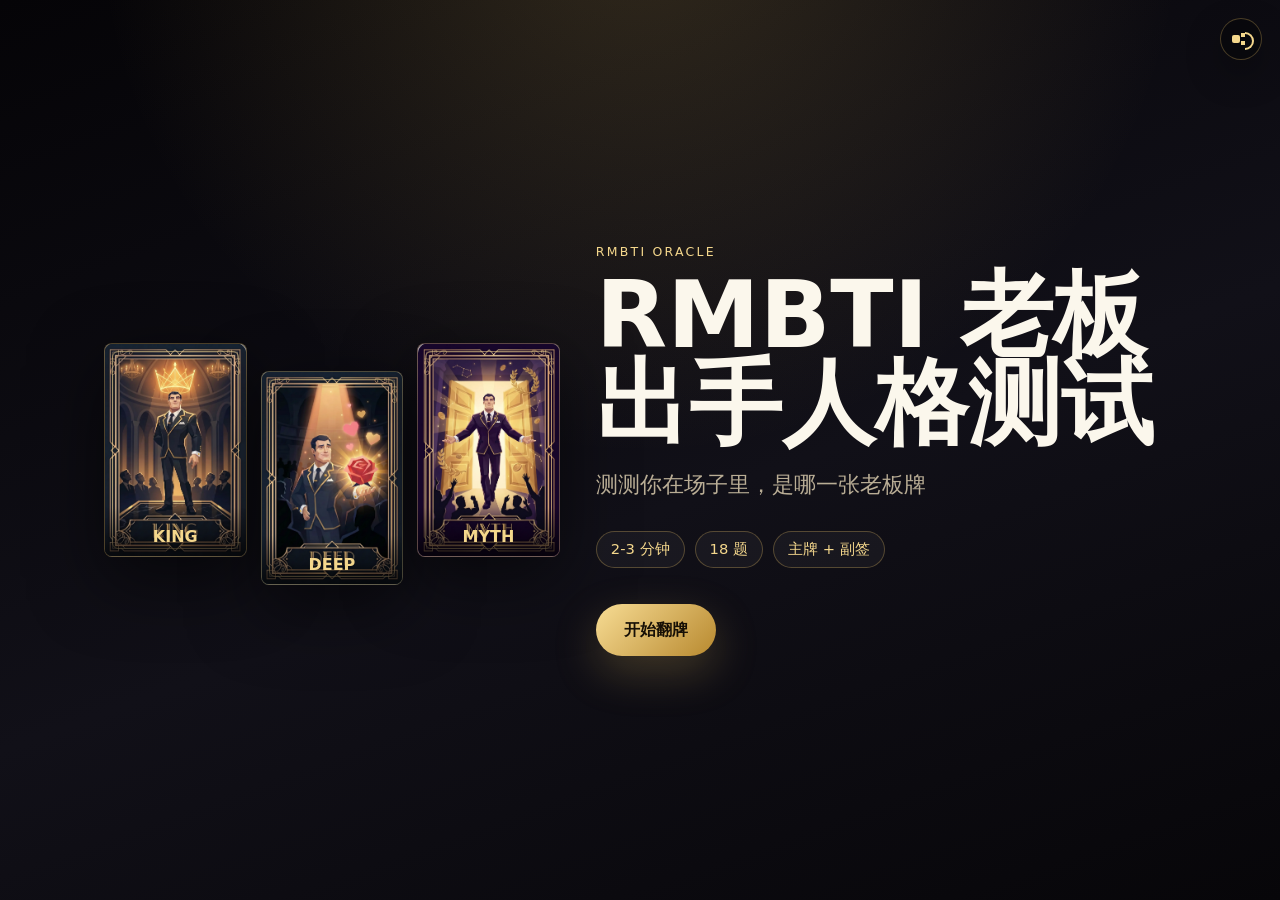
<file: src/index.html>
<!doctype html>
<html lang="zh-CN">
  <head>
    <meta charset="utf-8" />
    <meta name="viewport" content="width=device-width, initial-scale=1" />
    <title>RMBTI 老板出手人格测试</title>
    <link rel="stylesheet" href="./styles.css" />
    <script src="./qrcode.min.js"></script>
  </head>
  <body>
    <main id="app" class="app" aria-live="polite"></main>

    <script src="./data.js"></script>
    <script src="./engine.js"></script>
    <script src="./app.js"></script>
  </body>
</html>
</file>
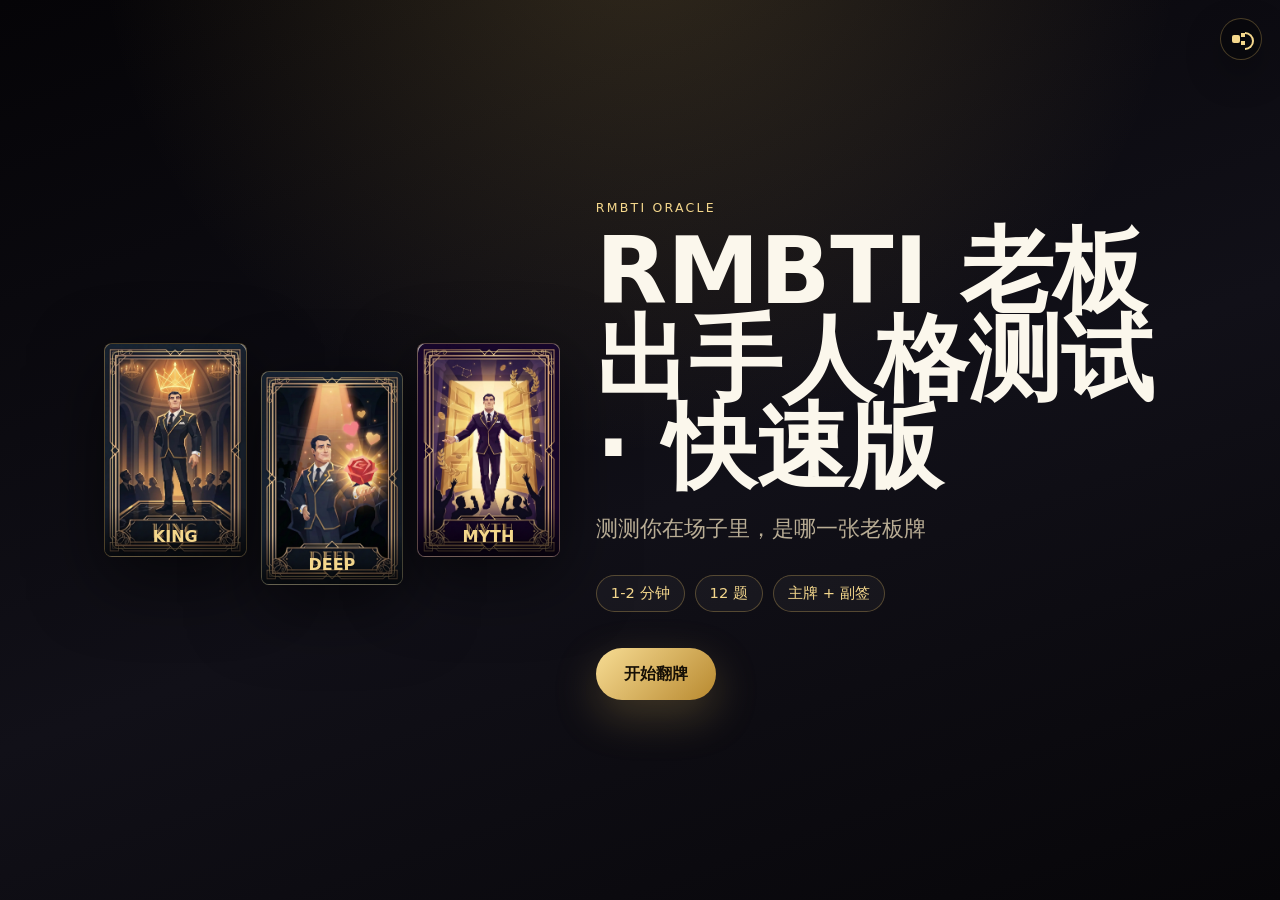
<file: src/index-lite.html>
<!doctype html>
<html lang="zh-CN">
  <head>
    <meta charset="utf-8" />
    <meta name="viewport" content="width=device-width, initial-scale=1" />
    <title>RMBTI 老板出手人格测试 · 快速版</title>
    <link rel="stylesheet" href="./styles.css" />
    <script src="./qrcode.min.js"></script>
  </head>
  <body>
    <main id="app" class="app" aria-live="polite"></main>

    <script src="./data-lite.js"></script>
    <script src="./engine.js"></script>
    <script src="./app-lite.js"></script>
  </body>
</html>
</file>
<file: src/styles.css>
:root {
  color-scheme: dark;
  --bg: #08070b;
  --bg-soft: #121017;
  --gold: #d6b15d;
  --gold-soft: #f4d78c;
  --text: #fbf7ec;
  --muted: #b9ad95;
  --line: rgba(214, 177, 93, 0.32);
  --shadow: rgba(0, 0, 0, 0.55);
  font-family:
    "PingFang SC",
    "Hiragino Sans GB",
    "Microsoft YaHei",
    system-ui,
    sans-serif;
}

* {
  box-sizing: border-box;
}

body {
  margin: 0;
  min-height: 100vh;
  background:
    radial-gradient(circle at 50% -10%, rgba(214, 177, 93, 0.2), transparent 34rem),
    linear-gradient(160deg, #050407 0%, #111018 55%, #070609 100%);
  color: var(--text);
}

button {
  font: inherit;
}

.app {
  min-height: 100vh;
}

.screen {
  position: relative;
  min-height: 100vh;
  width: 100%;
  padding: 24px;
}

.sound-toggle {
  position: fixed;
  top: 18px;
  right: 18px;
  z-index: 20;
  display: grid;
  place-items: center;
  width: 42px;
  height: 42px;
  border: 1px solid var(--line);
  border-radius: 50%;
  background: rgba(8, 7, 11, 0.74);
  box-shadow: 0 14px 36px rgba(0, 0, 0, 0.28);
  cursor: pointer;
}

.sound-icon {
  position: relative;
  width: 18px;
  height: 16px;
}

.sound-icon::before {
  content: "";
  position: absolute;
  left: 0;
  top: 4px;
  width: 8px;
  height: 8px;
  border-radius: 2px;
  background: var(--gold-soft);
  box-shadow: 7px -4px 0 -2px var(--gold-soft), 7px 4px 0 -2px var(--gold-soft);
}

.sound-icon::after {
  content: "";
  position: absolute;
  left: 13px;
  top: 1px;
  width: 7px;
  height: 14px;
  border: 2px solid var(--gold-soft);
  border-left: 0;
  border-radius: 0 999px 999px 0;
}

.sound-toggle.is-muted .sound-icon::after {
  left: 8px;
  top: -3px;
  width: 2px;
  height: 22px;
  border: 0;
  border-radius: 999px;
  background: #c93a4e;
  transform: rotate(45deg);
}

.home-screen {
  display: grid;
  align-items: center;
  gap: 36px;
  max-width: 1120px;
  margin: 0 auto;
}

.home-copy {
  position: relative;
  z-index: 1;
  max-width: 680px;
}

.eyebrow {
  margin: 0 0 12px;
  color: var(--gold-soft);
  font-size: 0.78rem;
  letter-spacing: 0.18em;
  text-transform: uppercase;
}

h1,
h2,
h3,
p {
  margin-top: 0;
}

h1 {
  margin-bottom: 18px;
  font-size: clamp(2.4rem, 11vw, 5.8rem);
  line-height: 0.95;
  letter-spacing: 0;
}

.subtitle {
  max-width: 38rem;
  margin-bottom: 28px;
  color: var(--muted);
  font-size: clamp(1.05rem, 3vw, 1.4rem);
  line-height: 1.7;
}

.helper-row {
  display: flex;
  flex-wrap: wrap;
  gap: 10px;
  margin-bottom: 36px;
}

.helper-row span {
  border: 1px solid var(--line);
  border-radius: 999px;
  padding: 8px 14px;
  background: rgba(255, 255, 255, 0.04);
  color: var(--gold-soft);
  font-size: 0.92rem;
}

.primary-button,
.ghost-button,
.option-button {
  cursor: pointer;
  border: 0;
}

.primary-button {
  min-height: 52px;
  border-radius: 999px;
  padding: 0 28px;
  background: linear-gradient(135deg, #f7dc94, #b8892f);
  color: #171006;
  font-weight: 800;
  box-shadow: 0 16px 44px rgba(214, 177, 93, 0.26);
}

.primary-button:disabled {
  cursor: wait;
  opacity: 0.72;
}

.ghost-button {
  min-height: 42px;
  border: 1px solid var(--line);
  border-radius: 999px;
  padding: 0 16px;
  background: rgba(255, 255, 255, 0.04);
  color: var(--text);
}

.ambient-card {
  display: grid;
  grid-template-columns: repeat(3, minmax(82px, 1fr));
  gap: 14px;
  width: min(100%, 460px);
  order: -1;
}

.mini-card {
  position: relative;
  aspect-ratio: 2 / 3;
  display: grid;
  place-items: end center;
  overflow: hidden;
  border: 1px solid var(--line);
  border-radius: 8px;
  padding: 16px 8px;
  background:
    linear-gradient(180deg, rgba(255, 255, 255, 0.14), transparent 38%),
    var(--card-bg, #111);
  box-shadow: 0 22px 70px var(--shadow);
}

.mini-card::before {
  content: "";
  position: absolute;
  inset: 7px;
  z-index: 1;
  border: 1px solid rgba(244, 215, 140, 0.52);
  border-radius: 6px;
  pointer-events: none;
}

.mini-card img {
  position: absolute;
  inset: 0;
  width: 100%;
  height: 100%;
  object-fit: cover;
}

.mini-card span {
  position: relative;
  z-index: 2;
  width: calc(100% + 16px);
  margin: 0 -8px -16px;
  padding: 20px 6px 10px;
  background: linear-gradient(180deg, transparent, rgba(0, 0, 0, 0.72));
  color: var(--gold-soft);
  font-weight: 900;
  text-align: center;
}

.king-card {
  --card-bg: #0a0a0f;
}

.deep-card {
  --card-bg: #0d1b2a;
  transform: translateY(28px);
}

.myth-card {
  --card-bg: #211238;
}

.question-screen {
  position: relative;
  max-width: 760px;
  margin: 0 auto;
}

.question-screen::before {
  content: "";
  position: fixed;
  inset: 0;
  z-index: -1;
  background:
    linear-gradient(120deg, transparent 0 42%, rgba(214, 177, 93, 0.07) 48%, transparent 54%),
    radial-gradient(circle at 22% 16%, rgba(214, 177, 93, 0.12), transparent 18rem),
    radial-gradient(circle at 84% 72%, rgba(155, 80, 36, 0.14), transparent 16rem);
}

.question-header {
  display: flex;
  align-items: center;
  justify-content: space-between;
  gap: 18px;
  margin-bottom: 16px;
}

.question-count {
  color: var(--gold-soft);
  font-weight: 900;
}

.question-kicker {
  margin-bottom: 12px;
  color: var(--gold-soft);
  font-size: 0.95rem;
  font-weight: 800;
}

.progress-track {
  height: 8px;
  overflow: hidden;
  border-radius: 999px;
  background: rgba(255, 255, 255, 0.08);
}

.progress-fill {
  height: 100%;
  border-radius: inherit;
  background: linear-gradient(90deg, #8b6d28, #f3d787);
  transition: width 220ms ease;
}

.coin-progress {
  display: grid;
  grid-template-columns: repeat(18, 1fr);
  gap: 5px;
  align-items: center;
  min-height: 20px;
  border: 1px solid rgba(214, 177, 93, 0.18);
  border-radius: 999px;
  padding: 6px;
  background:
    linear-gradient(90deg, rgba(214, 177, 93, 0.08), rgba(255, 255, 255, 0.04)),
    rgba(0, 0, 0, 0.18);
}

.progress-node {
  display: block;
  aspect-ratio: 1;
  min-width: 7px;
  border-radius: 50%;
  background: rgba(255, 255, 255, 0.11);
  box-shadow: inset 0 0 0 1px rgba(214, 177, 93, 0.18);
}

.progress-node.is-complete {
  background: radial-gradient(circle at 35% 30%, #fff3bd, #d6b15d 48%, #7b5318 100%);
  box-shadow: 0 0 14px rgba(244, 215, 140, 0.42);
}

.progress-node.is-current {
  box-shadow:
    inset 0 0 0 1px var(--gold-soft),
    0 0 16px rgba(244, 215, 140, 0.55);
}

.progress-node.is-milestone {
  animation: milestone-glow 620ms ease both;
}

.progress-stage {
  margin: 10px 0 0;
  color: var(--gold-soft);
  font-size: 0.86rem;
  font-weight: 800;
  text-align: right;
}

@keyframes milestone-glow {
  50% {
    transform: scale(1.45);
    box-shadow: 0 0 24px rgba(244, 215, 140, 0.82);
  }
}

.question-panel {
  position: relative;
  overflow: hidden;
  margin-top: 28px;
  border: 1px solid var(--line);
  border-radius: 8px;
  padding: clamp(22px, 5vw, 42px);
  background:
    linear-gradient(180deg, rgba(214, 177, 93, 0.08), transparent),
    rgba(10, 9, 14, 0.78);
  box-shadow: 0 24px 70px var(--shadow);
  transform-origin: center top;
  animation: question-enter 280ms ease both;
  transition:
    opacity 180ms ease,
    transform 180ms ease,
    filter 180ms ease;
}

.question-panel::before {
  content: "";
  position: absolute;
  inset: 12px;
  border: 1px solid rgba(214, 177, 93, 0.14);
  border-radius: 6px;
  pointer-events: none;
}

.question-type-secondary_regular {
  background:
    radial-gradient(circle at 88% 12%, rgba(244, 215, 140, 0.15), transparent 16rem),
    linear-gradient(180deg, rgba(214, 177, 93, 0.1), transparent),
    rgba(10, 9, 14, 0.78);
}

.question-type-mirror {
  border-color: rgba(244, 215, 140, 0.22);
  background:
    radial-gradient(circle at 50% 12%, rgba(255, 255, 255, 0.1), transparent 14rem),
    linear-gradient(180deg, rgba(214, 177, 93, 0.06), transparent),
    rgba(12, 11, 16, 0.82);
}

.question-type-primary_turnoff {
  border-color: rgba(201, 58, 78, 0.42);
  background:
    radial-gradient(circle at 82% 18%, rgba(201, 58, 78, 0.16), transparent 16rem),
    linear-gradient(180deg, rgba(214, 177, 93, 0.08), transparent),
    rgba(10, 9, 14, 0.82);
}

.question-panel.is-exiting {
  opacity: 0;
  filter: blur(3px);
  transform: translateX(-36px) rotateY(-8deg) scale(0.98);
}

@keyframes question-enter {
  from {
    opacity: 0;
    transform: translateX(34px) rotateY(8deg) scale(0.985);
  }

  to {
    opacity: 1;
    transform: translateX(0) rotateY(0deg) scale(1);
  }
}

.question-panel h2 {
  margin-bottom: 28px;
  font-size: clamp(1.45rem, 5vw, 2.3rem);
  line-height: 1.25;
}

.options {
  display: grid;
  gap: 12px;
}

.option-button {
  position: relative;
  overflow: hidden;
  display: grid;
  grid-template-columns: 38px 1fr;
  align-items: center;
  gap: 14px;
  width: 100%;
  min-height: 72px;
  border: 1px solid rgba(214, 177, 93, 0.22);
  border-radius: 8px;
  padding: 14px;
  background: rgba(255, 255, 255, 0.045);
  color: var(--text);
  text-align: left;
  transition:
    transform 160ms ease,
    border-color 160ms ease,
    background 160ms ease;
}

.option-button::after {
  content: "";
  position: absolute;
  inset: 0;
  opacity: 0;
  background: linear-gradient(110deg, transparent 0 32%, rgba(244, 215, 140, 0.24) 45%, transparent 58%);
  transform: translateX(-100%);
}

.option-button:hover,
.option-button:focus-visible,
.option-button.selected {
  border-color: var(--gold-soft);
  background: rgba(214, 177, 93, 0.12);
  transform: translateY(-1px);
}

.option-button.is-picked {
  border-color: var(--gold-soft);
  background: linear-gradient(135deg, rgba(214, 177, 93, 0.24), rgba(63, 42, 12, 0.42));
  transform: scale(0.97);
}

.option-button.is-picked::after {
  opacity: 1;
  animation: option-sheen 520ms ease both;
}

.option-button.is-picked::before {
  content: "";
  position: absolute;
  right: 18px;
  top: 50%;
  width: 12px;
  height: 12px;
  border-radius: 50%;
  background: var(--gold-soft);
  box-shadow: 0 0 16px rgba(244, 215, 140, 0.86);
  animation: coin-pop 460ms ease both;
}

.option-button.is-picked .option-text {
  color: var(--gold-soft);
}

@keyframes option-sheen {
  to {
    transform: translateX(100%);
  }
}

@keyframes coin-pop {
  0% {
    opacity: 0;
    transform: translate(0, -50%) scale(0.5);
  }

  40% {
    opacity: 1;
  }

  100% {
    opacity: 0;
    transform: translate(24px, -42px) scale(1);
  }
}

.option-label {
  display: grid;
  place-items: center;
  width: 38px;
  height: 38px;
  border-radius: 50%;
  background: rgba(214, 177, 93, 0.16);
  color: var(--gold-soft);
  font-weight: 900;
}

.option-text {
  line-height: 1.55;
}

.answer-hint {
  margin: 18px 0 0;
  color: var(--muted);
  font-size: 0.92rem;
}

.loading-screen {
  display: grid;
  place-items: center;
}

.intro-screen {
  display: grid;
  place-items: center;
  text-align: center;
}

.intro-oracle {
  position: relative;
  width: min(82vw, 360px);
  height: 300px;
  margin-bottom: 18px;
  perspective: 1100px;
}

.intro-card {
  position: absolute;
  left: 50%;
  top: 42%;
  display: grid;
  place-items: end center;
  width: 118px;
  aspect-ratio: 2 / 3;
  border: 1px solid var(--line);
  border-radius: 8px;
  padding: 14px 8px;
  background:
    radial-gradient(circle at 50% 34%, rgba(244, 215, 140, 0.2), transparent 34%),
    repeating-linear-gradient(135deg, rgba(214, 177, 93, 0.12) 0 2px, transparent 2px 13px),
    linear-gradient(135deg, #191018, #08070b);
  color: var(--gold-soft);
  font-weight: 900;
  box-shadow: 0 24px 70px var(--shadow);
  transform-style: preserve-3d;
  opacity: 0;
  animation: intro-card-enter 3400ms ease both;
}

.intro-card-left {
  animation-name: intro-card-left;
}

.intro-card-main {
  z-index: 2;
  animation-name: intro-card-main;
}

.intro-card-right {
  animation-name: intro-card-right;
}

.intro-copy h2 {
  margin-bottom: 10px;
  color: var(--gold-soft);
  font-size: clamp(1.8rem, 7vw, 3.4rem);
}

.intro-copy p:last-child {
  color: var(--muted);
}

.intro-skip {
  position: fixed;
  left: 50%;
  bottom: 24px;
  transform: translateX(-50%);
  border: 1px solid rgba(214, 177, 93, 0.22);
  border-radius: 999px;
  padding: 8px 16px;
  background: rgba(255, 255, 255, 0.035);
  color: var(--muted);
  cursor: pointer;
}

.intro-skip:hover,
.intro-skip:focus-visible {
  border-color: var(--gold-soft);
  color: var(--gold-soft);
}

.coin-spark {
  position: absolute;
  width: 9px;
  height: 9px;
  border-radius: 50%;
  background: var(--gold-soft);
  box-shadow: 0 0 18px rgba(244, 215, 140, 0.86);
  opacity: 0;
  animation: spark-fly 1600ms ease-in-out 900ms both;
}

.coin-spark-one {
  left: 18%;
  top: 36%;
}

.coin-spark-two {
  left: 74%;
  top: 24%;
  animation-delay: 1250ms;
}

.coin-spark-three {
  left: 54%;
  top: 78%;
  animation-delay: 1500ms;
}

@keyframes intro-card-left {
  0% {
    opacity: 0;
    transform: translate(-50%, -50%) translateZ(-260px) scale(0.62);
  }

  30%,
  58% {
    opacity: 1;
    transform: translate(-112%, -50%) rotate(-9deg) scale(1);
  }

  74% {
    transform: translate(-116%, -50%) rotate(-14deg) scale(1);
  }

  100% {
    opacity: 0;
    transform: translate(-130%, -50%) rotate(-18deg) scale(0.92);
  }
}

@keyframes intro-card-main {
  0% {
    opacity: 0;
    transform: translate(-50%, -50%) translateZ(-280px) scale(0.62);
  }

  30%,
  62% {
    opacity: 1;
    box-shadow: 0 24px 70px var(--shadow);
    transform: translate(-50%, -50%) rotate(0deg) scale(1);
  }

  78% {
    box-shadow: 0 0 44px rgba(244, 215, 140, 0.45), 0 24px 70px var(--shadow);
    transform: translate(-50%, -50%) rotateY(0deg) scale(1.05);
  }

  100% {
    opacity: 1;
    transform: translate(-50%, -50%) rotateY(180deg) scale(1.03);
  }
}

@keyframes intro-card-right {
  0% {
    opacity: 0;
    transform: translate(-50%, -50%) translateZ(-260px) scale(0.62);
  }

  30%,
  58% {
    opacity: 1;
    transform: translate(12%, -50%) rotate(9deg) scale(1);
  }

  74% {
    transform: translate(16%, -50%) rotate(14deg) scale(1);
  }

  100% {
    opacity: 0;
    transform: translate(30%, -50%) rotate(18deg) scale(0.92);
  }
}

@keyframes spark-fly {
  0% {
    opacity: 0;
    transform: translate(-18px, 34px) scale(0.5);
  }

  35% {
    opacity: 1;
  }

  100% {
    opacity: 0;
    transform: translate(54px, -46px) scale(1);
  }
}

.loader-card {
  width: min(100%, 420px);
  border: 1px solid var(--line);
  border-radius: 8px;
  padding: 44px 28px;
  background: rgba(9, 8, 13, 0.86);
  text-align: center;
  box-shadow: 0 24px 70px var(--shadow);
}

.flip-loader {
  width: 116px;
  aspect-ratio: 2 / 3;
  margin: 0 auto 24px;
  perspective: 900px;
}

.flip-loader-card {
  display: grid;
  place-items: end center;
  width: 100%;
  height: 100%;
  border: 1px solid var(--gold);
  border-radius: 8px;
  padding: 12px 8px;
  background:
    radial-gradient(circle at 50% 34%, rgba(244, 215, 140, 0.26), transparent 34%),
    linear-gradient(135deg, #191018, #08070b);
  color: var(--gold-soft);
  font-weight: 900;
  transform-style: preserve-3d;
  animation: card-flip 1.18s ease-in-out infinite;
  box-shadow: 0 18px 44px rgba(0, 0, 0, 0.48);
}

@keyframes card-flip {
  0%,
  100% {
    transform: rotateY(0deg);
  }

  50% {
    transform: rotateY(180deg);
  }
}

.result-screen {
  padding: 18px;
}

.result-card {
  display: grid;
  gap: 24px;
  max-width: 1120px;
  margin: 0 auto;
  border: 1px solid var(--line);
  border-radius: 8px;
  padding: clamp(18px, 4vw, 42px);
  background:
    radial-gradient(circle at 28% 18%, color-mix(in srgb, var(--card-accent) 22%, transparent), transparent 28rem),
    linear-gradient(140deg, rgba(255, 255, 255, 0.07), transparent 34%),
    #08070b;
  box-shadow: 0 26px 90px var(--shadow);
}

.oracle-card {
  width: min(100%, 360px);
  margin: 0 auto;
  aspect-ratio: 2 / 3;
  border: 1px solid color-mix(in srgb, var(--card-accent) 64%, white 10%);
  border-radius: 8px;
  padding: 12px;
  background:
    linear-gradient(180deg, rgba(255, 255, 255, 0.11), transparent 32%),
    var(--card-color);
  perspective: 1200px;
  animation: result-card-enter 760ms cubic-bezier(0.2, 0.8, 0.2, 1) both;
}

.card-frame {
  position: relative;
  display: grid;
  place-items: center;
  height: 100%;
  border: 1px solid color-mix(in srgb, var(--card-accent) 76%, white 14%);
  border-radius: 6px;
  background:
    radial-gradient(circle, color-mix(in srgb, var(--card-accent) 26%, transparent) 0 22%, transparent 23%),
    linear-gradient(135deg, transparent 46%, rgba(255, 255, 255, 0.12) 48%, transparent 50%);
  overflow: hidden;
  transform-style: preserve-3d;
}

.card-frame::before,
.card-frame::after {
  content: "";
  position: absolute;
  inset: 18px;
  border: 1px solid rgba(255, 255, 255, 0.12);
  border-radius: 6px;
}

.card-frame img {
  width: 100%;
  height: 100%;
  object-fit: cover;
  border-radius: 4px;
}

@keyframes result-card-enter {
  from {
    opacity: 0;
    transform: rotateY(180deg) translateY(18px) scale(0.96);
  }

  to {
    opacity: 1;
    transform: rotateY(0deg) translateY(0) scale(1);
  }
}

.result-copy h1 {
  margin-bottom: 8px;
  color: var(--gold-soft);
}

.hidden-title {
  margin-bottom: 22px;
  color: var(--gold-soft);
  font-size: clamp(1rem, 3vw, 1.18rem);
  font-weight: 800;
}

.verdict {
  margin-bottom: 28px;
  color: var(--text);
  font-size: clamp(1.1rem, 3vw, 1.42rem);
  line-height: 1.75;
}

.reading-block,
.mirror-block,
.score-grid > div {
  border-top: 1px solid var(--line);
  padding-top: 20px;
}

.reading-block h2,
.mirror-block h2,
.score-grid h3 {
  margin-bottom: 10px;
  color: var(--gold-soft);
  font-size: 1rem;
}

.reading-block p,
.mirror-block p {
  color: var(--muted);
  line-height: 1.8;
}

.mirror-pills {
  display: flex;
  flex-wrap: wrap;
  gap: 8px;
  margin-bottom: 12px;
}

.mirror-pills span {
  border: 1px solid var(--line);
  border-radius: 999px;
  padding: 6px 10px;
  background: rgba(214, 177, 93, 0.1);
  color: var(--gold-soft);
  font-size: 0.86rem;
  font-weight: 700;
}

dl {
  display: grid;
  gap: 12px;
  margin: 18px 0 0;
}

dl div {
  display: grid;
  gap: 4px;
}

dt {
  color: var(--gold-soft);
  font-size: 0.82rem;
}

dd {
  margin: 0;
  color: var(--text);
  line-height: 1.65;
}

.score-grid {
  display: grid;
  gap: 18px;
  margin: 24px 0;
}

.score-grid ol {
  display: grid;
  gap: 8px;
  margin: 0;
  padding: 0;
  list-style: none;
}

.score-grid li {
  display: flex;
  justify-content: space-between;
  gap: 16px;
  color: var(--muted);
}

.score-grid strong,
.visibility-grid strong {
  color: var(--gold-soft);
}

.visibility-grid p {
  display: flex;
  align-items: baseline;
  justify-content: space-between;
  gap: 18px;
  margin: 0;
  color: var(--muted);
}

.visibility-grid strong {
  font-size: 1.5rem;
}

.result-actions {
  display: flex;
  flex-wrap: wrap;
  gap: 12px;
}

/* ── Share Card (hidden, for html2canvas capture) ── */
.share-card {
  position: fixed;
  left: -9999px;
  top: 0;
  width: 750px;
  height: 1500px;
  overflow: hidden;
  background:
    radial-gradient(circle at 50% 8%, var(--share-accent-glow, rgba(214, 177, 93, 0.28)), transparent 340px),
    linear-gradient(160deg, #1a1a2e, #0f0f1a 58%);
  color: var(--text);
}
.share-card-inner {
  display: flex;
  flex-direction: column;
  align-items: center;
  height: 100%;
  padding: 48px 54px 40px;
  gap: 0;
}
.share-brand {
  margin: 0 0 28px 0;
  color: var(--gold-soft);
  font-size: 28px;
  font-weight: 900;
  text-align: center;
  letter-spacing: 2px;
}
.share-card-image {
  width: 340px;
  aspect-ratio: 2 / 3;
  object-fit: cover;
  border: 2px solid var(--share-border-color, rgba(214, 177, 93, 0.7));
  border-radius: 8px;
  box-shadow: 0 30px 90px rgba(0, 0, 0, 0.52);
  margin-bottom: 28px;
}
.share-persona {
  text-align: center;
  margin-bottom: 8px;
}
.share-persona .share-persona-label {
  display: block;
  color: var(--muted);
  font-size: 24px;
  margin-bottom: 8px;
}
.share-persona .share-persona-name {
  display: block;
  color: var(--gold-soft);
  font-size: 56px;
  font-weight: 900;
  line-height: 1.15;
}
.share-sentence {
  text-align: center;
  color: var(--text);
  font-size: 26px;
  line-height: 1.6;
  margin: 12px 0 16px 0;
  padding: 0 20px;
}
.share-turnoff {
  text-align: center;
  margin-bottom: 16px;
}
.share-turnoff-label {
  display: block;
  color: var(--gold-soft);
  font-size: 22px;
  font-weight: 700;
  margin-bottom: 6px;
}
.share-turnoff-text {
  display: block;
  color: var(--text);
  font-size: 24px;
  line-height: 1.5;
}
.share-mirror-pills {
  display: flex;
  flex-wrap: wrap;
  justify-content: center;
  gap: 12px;
  margin-bottom: 24px;
}
.share-mirror-pills span {
  display: inline-block;
  padding: 8px 20px;
  border: 1.5px solid var(--gold-soft);
  border-radius: 50px;
  color: var(--gold-soft);
  font-size: 22px;
  font-weight: 600;
  background: rgba(214, 177, 93, 0.08);
}
/* ── PicoPico Ad Module ── */
.share-ad {
  display: flex;
  align-items: center;
  gap: 18px;
  width: 100%;
  padding: 20px 24px;
  background: rgba(255, 255, 255, 0.06);
  border-radius: 14px;
  margin-bottom: 24px;
}
.share-ad-logo {
  width: 72px;
  height: 72px;
  border-radius: 16px;
  flex-shrink: 0;
  object-fit: cover;
}
.share-ad-text {
  color: var(--text);
  font-size: 22px;
  line-height: 1.5;
  flex: 1;
}
/* ── QR Code Section ── */
.share-qr-section {
  display: flex;
  flex-direction: column;
  align-items: center;
  gap: 12px;
  border-top: 1px solid rgba(214, 177, 93, 0.32);
  padding-top: 24px;
  width: 100%;
}
.share-qr-box {
  width: 140px;
  height: 140px;
  background: #fff;
  border-radius: 8px;
  display: flex;
  align-items: center;
  justify-content: center;
  padding: 8px;
}
.share-qr-box canvas,
.share-qr-box img {
  width: 124px !important;
  height: 124px !important;
}
.share-qr-hint {
  color: var(--gold-soft);
  font-size: 22px;
  font-weight: 600;
  margin: 0;
}
/* ── Fullscreen Share Preview Overlay ── */
.share-overlay {
  position: fixed;
  inset: 0;
  z-index: 9999;
  background: rgba(0, 0, 0, 0.92);
  display: flex;
  flex-direction: column;
  align-items: center;
  justify-content: center;
  padding: 16px;
}
.share-overlay img {
  max-width: 100%;
  max-height: calc(100vh - 120px);
  border-radius: 4px;
  object-fit: contain;
}
.share-overlay-hint {
  color: #fff;
  font-size: 16px;
  margin-top: 16px;
  text-align: center;
  opacity: 0.8;
}
.share-overlay-close {
  position: absolute;
  top: 16px;
  right: 16px;
  width: 40px;
  height: 40px;
  border: none;
  background: rgba(255, 255, 255, 0.15);
  color: #fff;
  font-size: 22px;
  border-radius: 50%;
  cursor: pointer;
  display: flex;
  align-items: center;
  justify-content: center;
}

.share-fallback-panel {
  width: min(100%, 420px);
  border: 1px solid var(--line);
  border-radius: 8px;
  padding: 28px;
  background: rgba(9, 8, 13, 0.92);
  box-shadow: 0 24px 70px var(--shadow);
  text-align: center;
}

.share-fallback-panel h2 {
  color: var(--gold-soft);
}

.share-fallback-panel p:last-child {
  margin-bottom: 0;
  color: var(--muted);
  line-height: 1.75;
}
/* ── Desktop / Responsive ── */
@media (min-width: 760px) {
  .home-screen,
  .result-card {
    grid-template-columns: 0.88fr 1.12fr;
  }
  .ambient-card {
    order: 0;
  }
  .score-grid {
    grid-template-columns: 1fr 1fr;
  }
}
@media (max-width: 520px) {
  .screen {
    padding: 18px;
  }
  .option-button {
    grid-template-columns: 32px 1fr;
    min-height: 66px;
    padding: 12px;
  }
  .option-label {
    width: 32px;
    height: 32px;
  }
}
</file>
